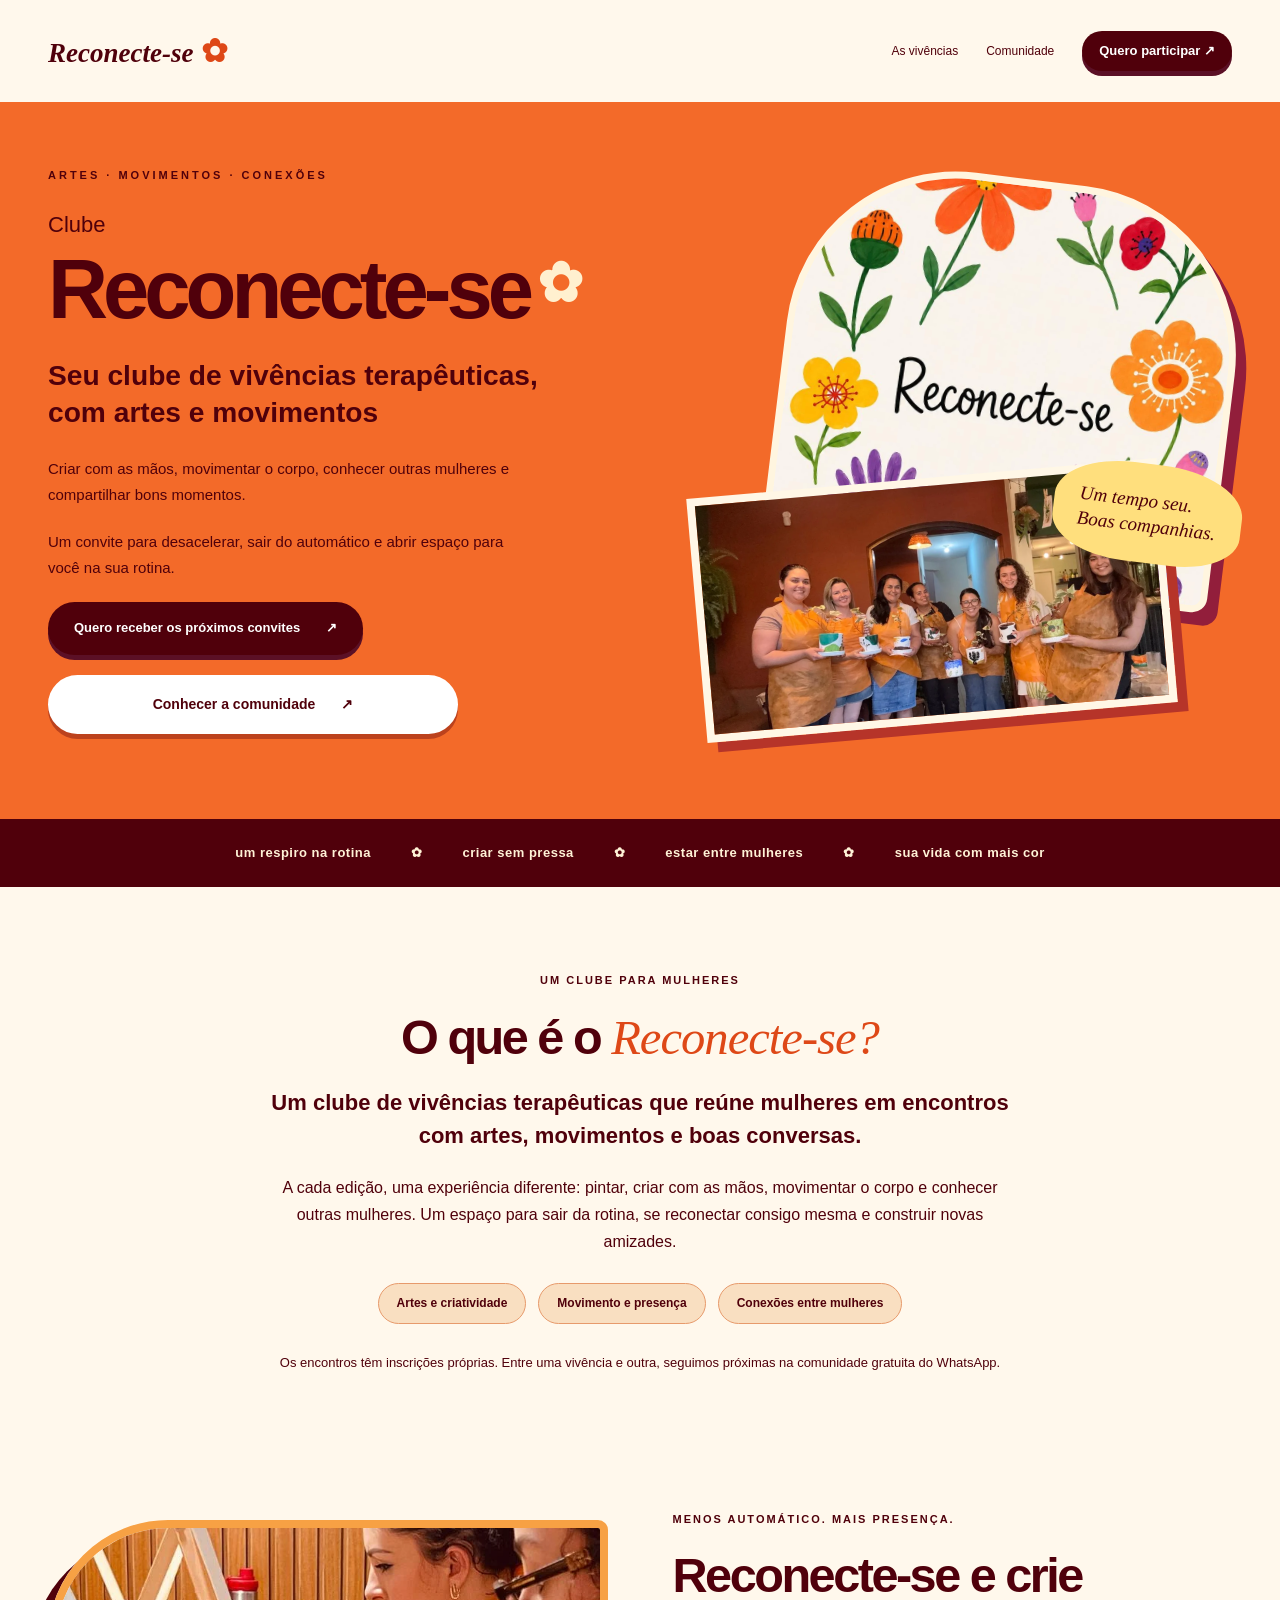
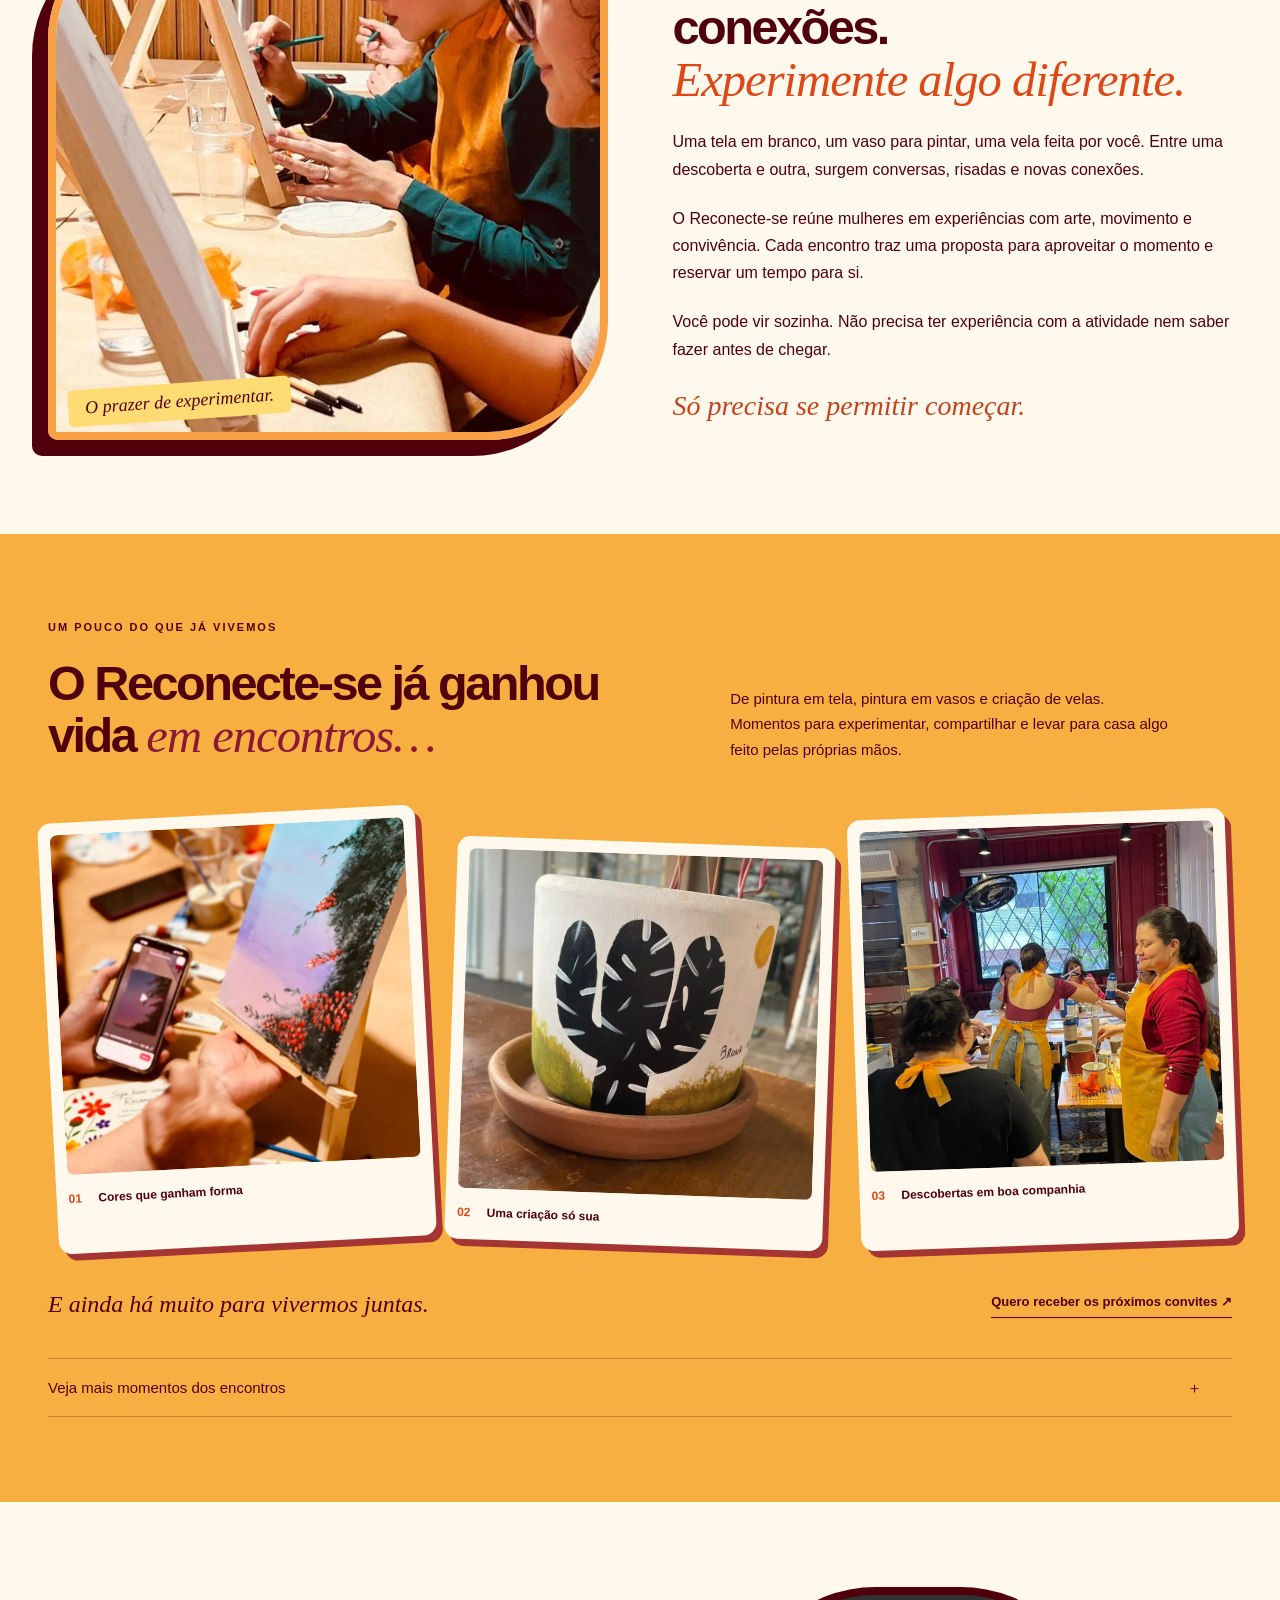
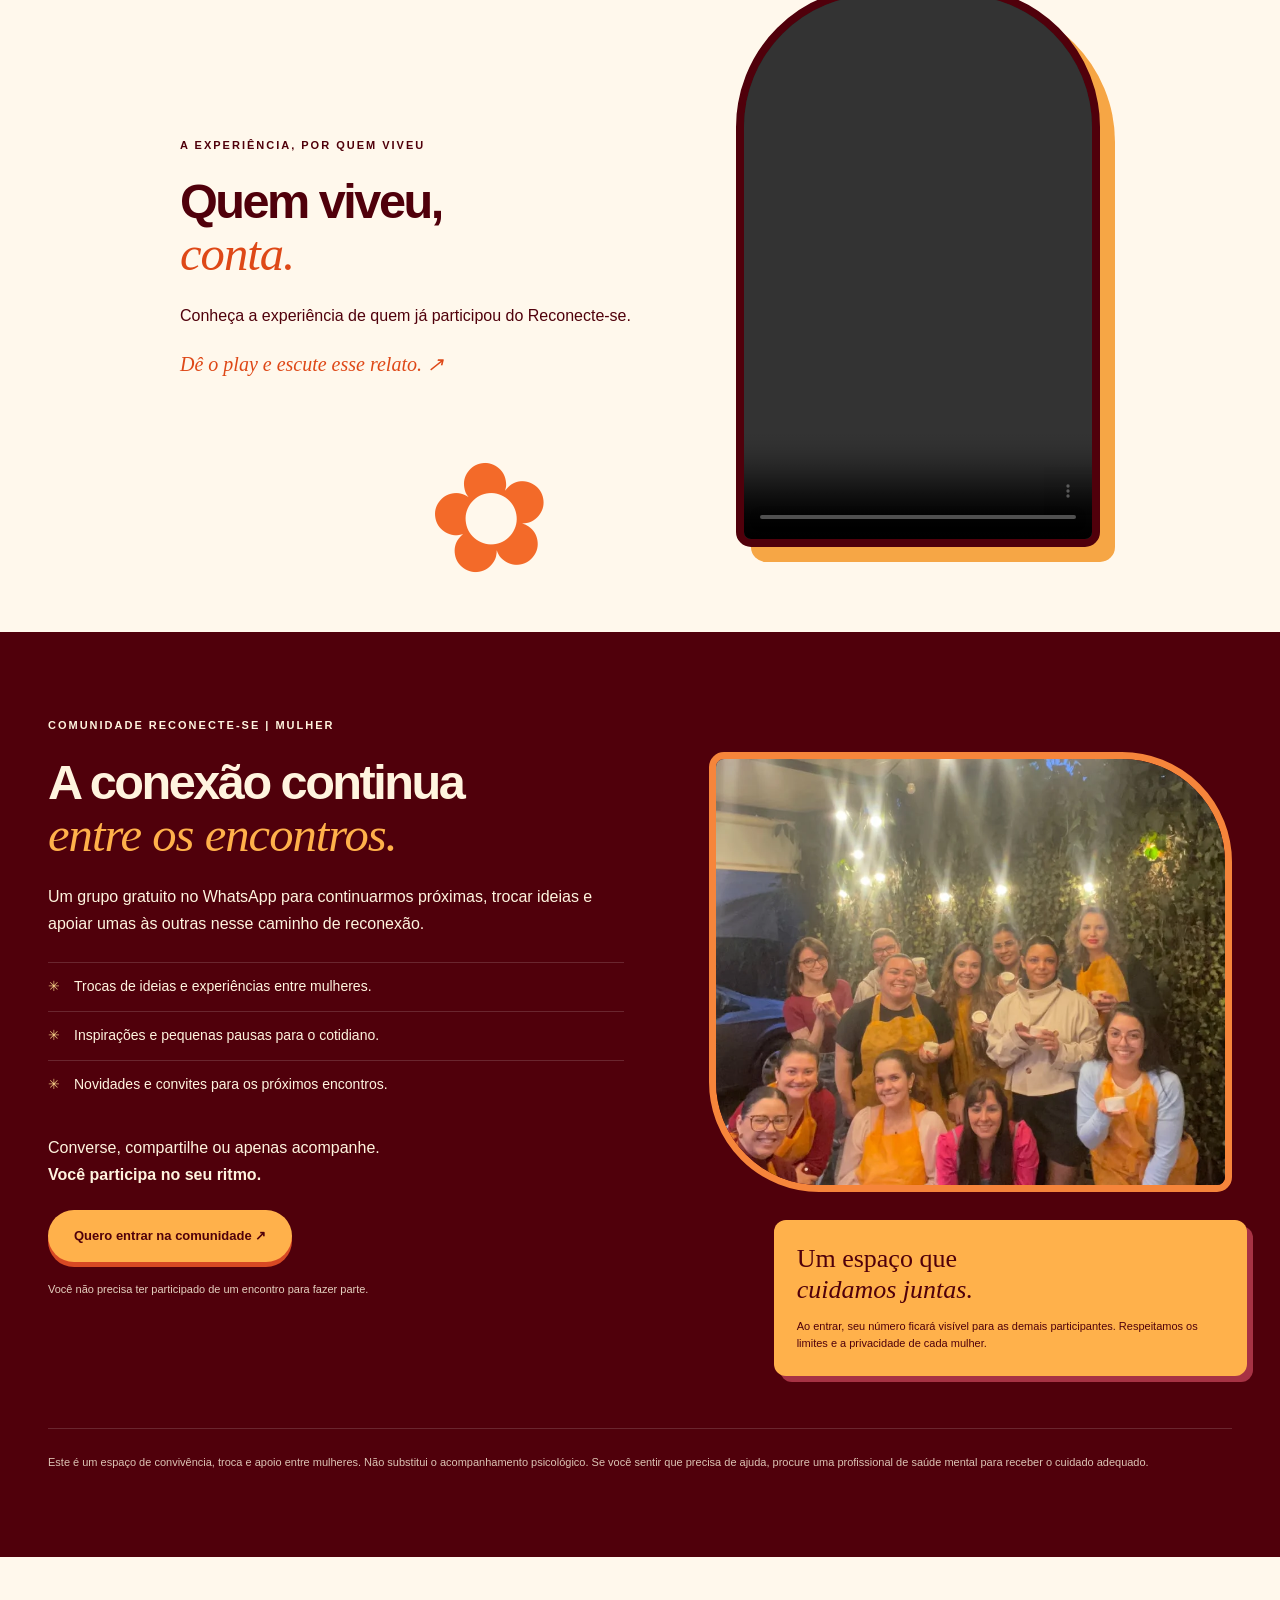
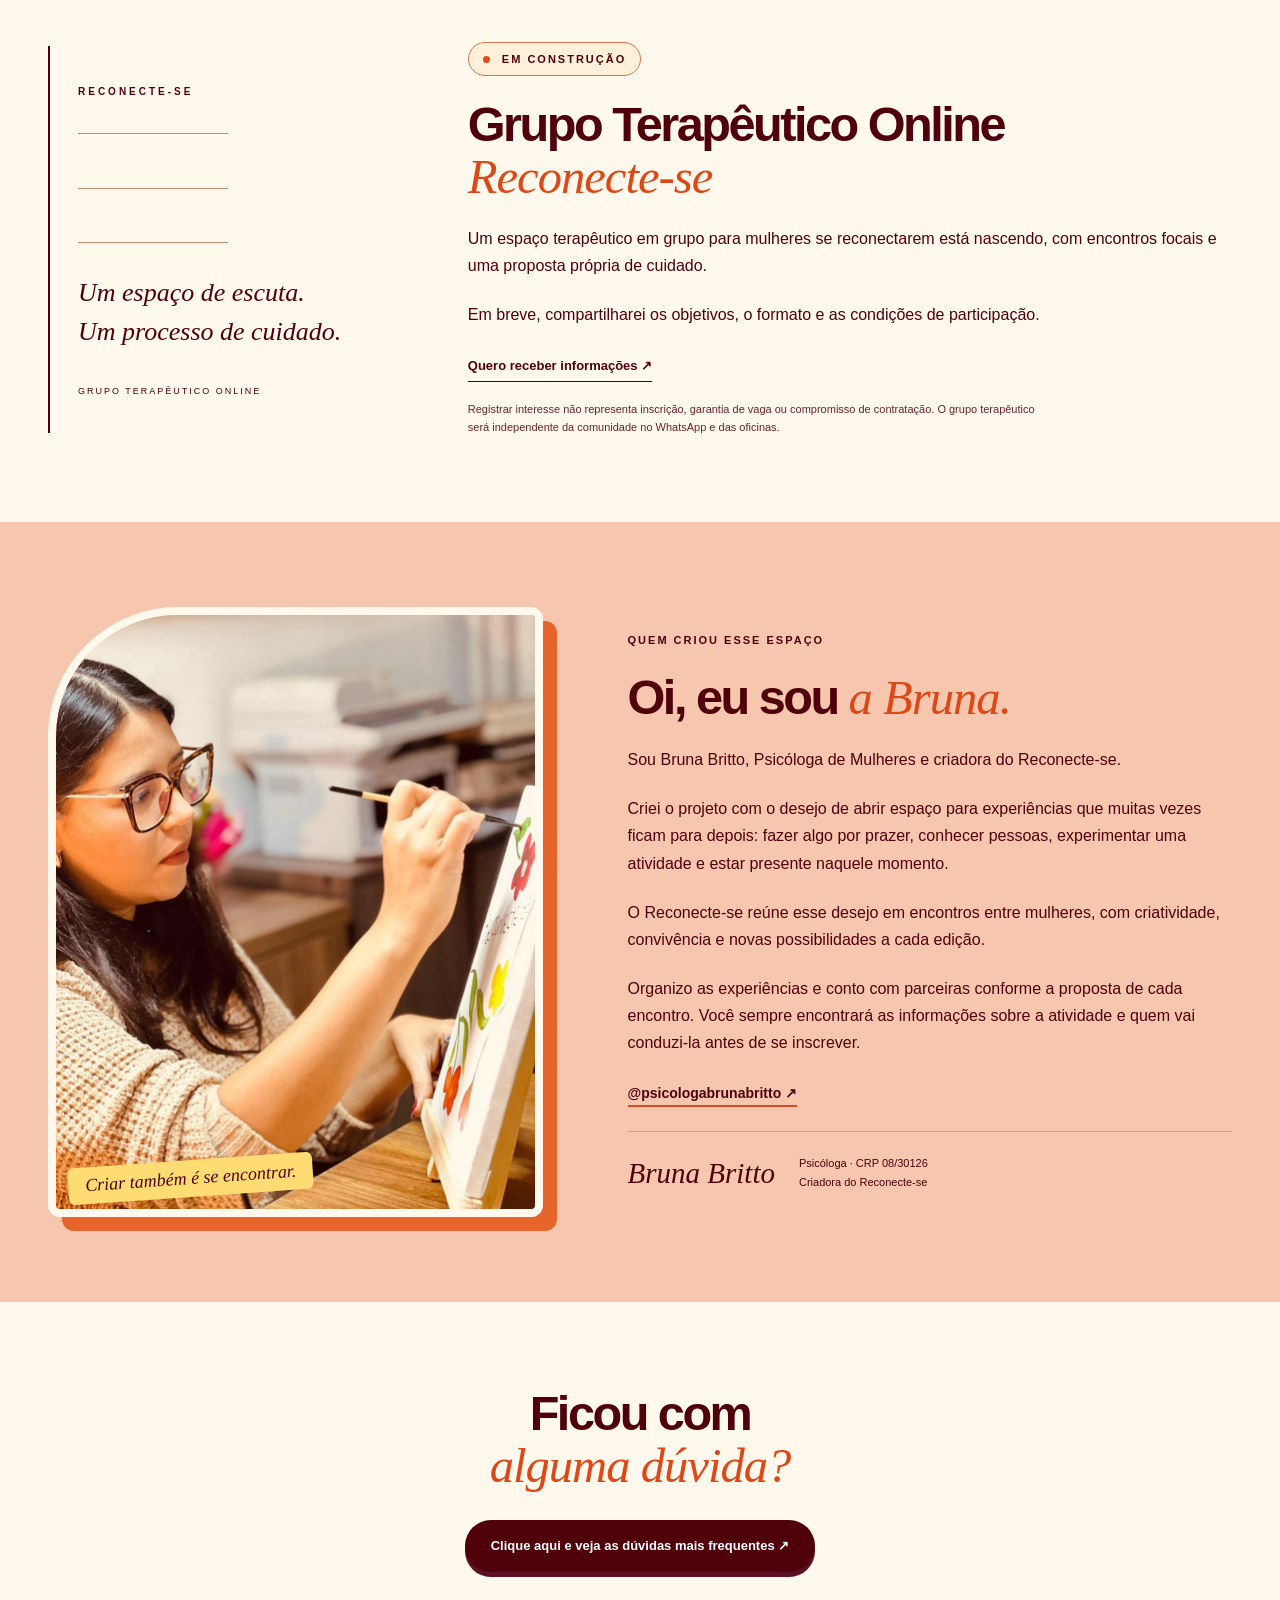
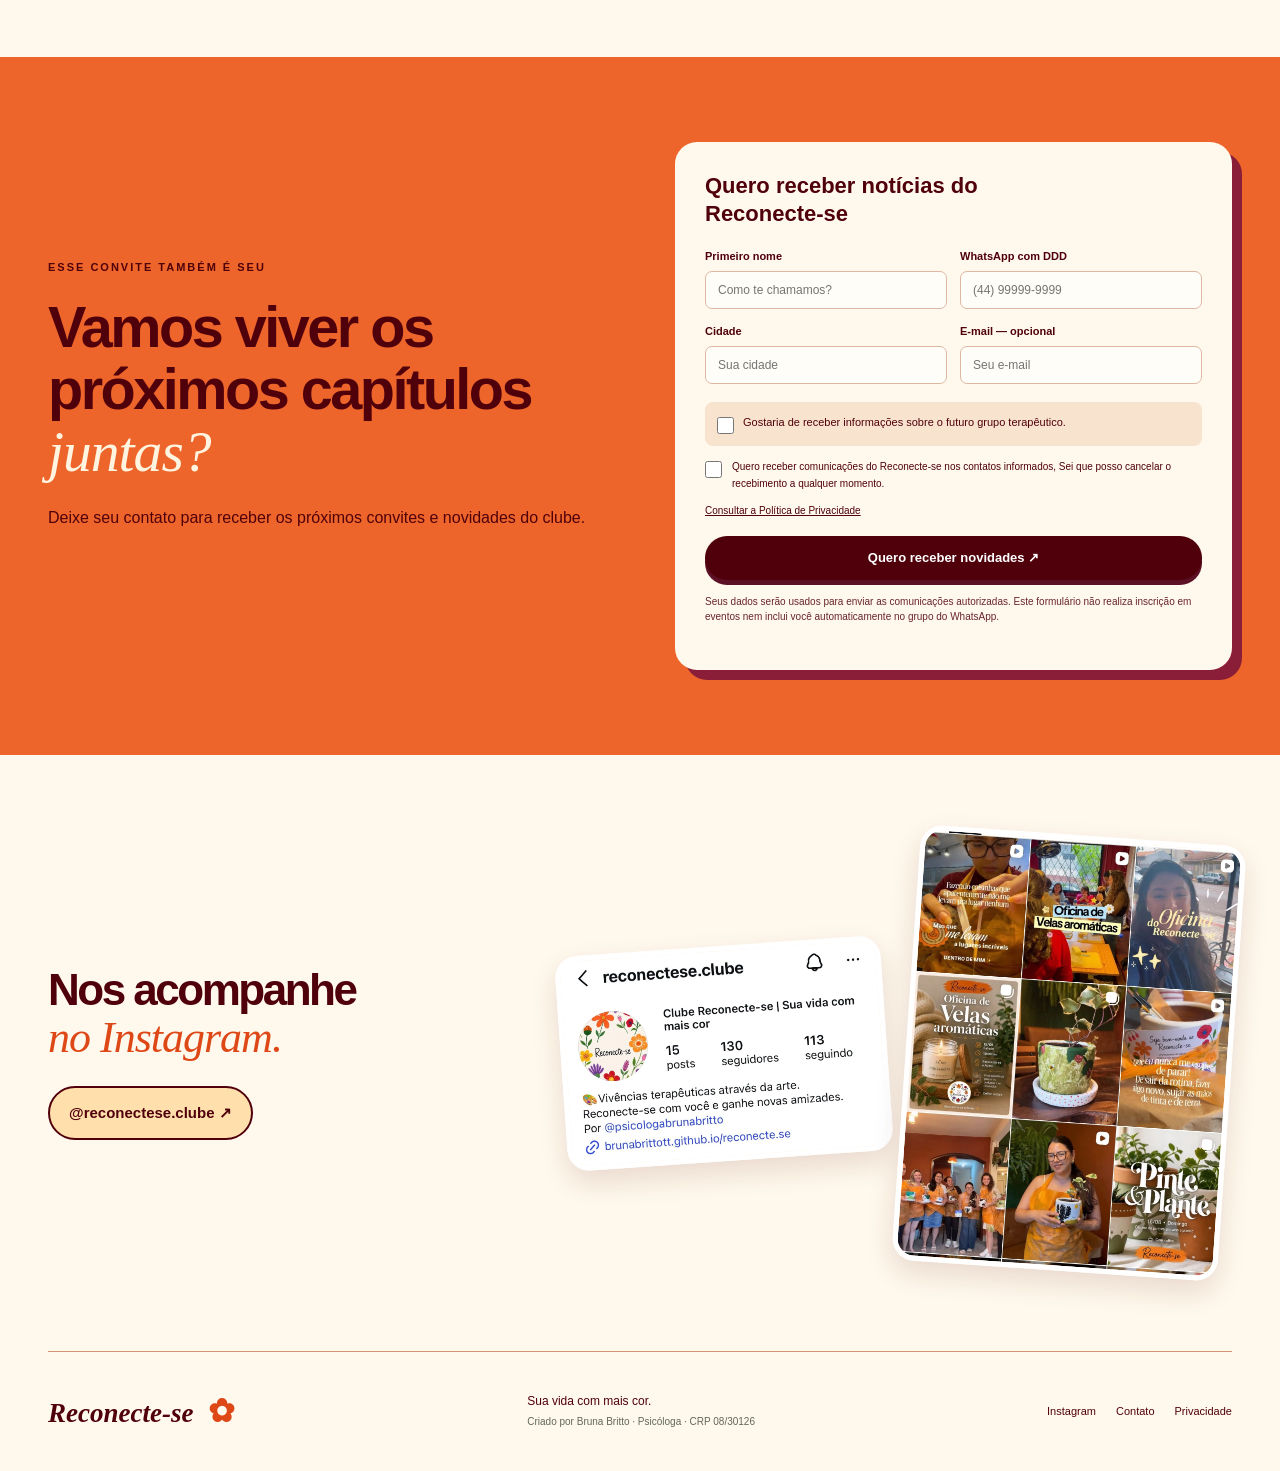
<file: index.html>
<!doctype html>
<html lang="pt-BR">
<head>
<meta charset="utf-8"><meta name="viewport" content="width=device-width,initial-scale=1">
<title>Clube Reconecte-se | Artes, movimentos e conexões entre mulheres</title>
<meta name="description" content="Seu clube de vivências terapêuticas, com artes e movimentos. Conheça os encontros e a Comunidade Reconecte-se para mulheres.">
<meta name="theme-color" content="#f7f3e9">
<link rel="stylesheet" href="style.css"><link rel="stylesheet" href="color.css">
<script src="config.js" defer></script><script src="script.js" defer></script>
</head>
<body><div id="reconecte-page">
<a class="skip" href="#conteudo">Pular para o conteúdo</a>
<header class="header wrap"><a class="wordmark" href="#inicio" aria-label="Reconecte-se, início">Reconecte-se<span class="flower" aria-hidden="true">✿</span></a><nav aria-label="Navegação principal"><a href="#vivencias">As vivências</a><a href="#comunidade">Comunidade</a><a class="button small" href="#novidades">Quero participar ↗</a></nav></header>
<main id="conteudo">
<section class="hero wrap" id="inicio"><div class="hero-copy"><p class="eyebrow">ARTES · MOVIMENTOS · CONEXÕES</p><h1><span class="club-label">Clube</span>Reconecte-se<span class="title-flower" aria-hidden="true">✿</span></h1><p class="descriptor">Seu clube de vivências terapêuticas,<br>com artes e movimentos</p><p>Criar com as mãos, movimentar o corpo, conhecer outras mulheres e compartilhar bons momentos.</p><p>Um convite para desacelerar, sair do automático e abrir espaço para você na sua rotina.</p><a class="button" href="#novidades">Quero receber os próximos convites <span>↗</span></a><a class="button community-hero-button" href="#comunidade">Conhecer a comunidade <span>↗</span></a></div><div class="hero-visual"><div class="hero-logo"><img src="assets/logo.webp" alt="Logo Reconecte-se com flores coloridas" width="960" height="1280"></div><img class="hero-photo" src="assets/hero.webp" alt="Mulheres reunidas com os vasos que pintaram no Reconecte-se" width="1280" height="960" fetchpriority="high"><span class="photo-note">Um tempo seu.<br>Boas companhias.</span></div></section>
<div class="ribbon" aria-hidden="true"><span>um respiro na rotina</span>✿<span>criar sem pressa</span>✿<span>estar entre mulheres</span>✿<span>sua vida com mais cor</span></div>
<section class="what-is wrap section" id="o-clube"><p class="eyebrow">UM CLUBE PARA MULHERES</p><h2>O que é o <em>Reconecte-se?</em></h2><p class="what-lead">Um clube de vivências terapêuticas que reúne mulheres em encontros com artes, movimentos e boas conversas.</p><p>A cada edição, uma experiência diferente: pintar, criar com as mãos, movimentar o corpo e conhecer outras mulheres. Um espaço para sair da rotina, se reconectar consigo mesma e construir novas amizades.</p><div class="what-pillars"><span>Artes e criatividade</span><span>Movimento e presença</span><span>Conexões entre mulheres</span></div><p class="what-note">Os encontros têm inscrições próprias. Entre uma vivência e outra, seguimos próximas na comunidade gratuita do WhatsApp.</p></section><section class="intro wrap section" id="vivencias"><div class="intro-image"><img src="assets/pintura.webp" alt="Participantes concentradas pintando suas telas" loading="lazy"><span class="image-label">O prazer de experimentar.</span></div><div><p class="eyebrow">MENOS AUTOMÁTICO. MAIS PRESENÇA.</p><h2>Reconecte-se e crie conexões.<br><em>Experimente algo diferente.</em></h2><p>Uma tela em branco, um vaso para pintar, uma vela feita por você. Entre uma descoberta e outra, surgem conversas, risadas e novas conexões.</p><p>O Reconecte-se reúne mulheres em experiências com arte, movimento e convivência. Cada encontro traz uma proposta para aproveitar o momento e reservar um tempo para si.</p><p>Você pode vir sozinha. Não precisa ter experiência com a atividade nem saber fazer antes de chegar.</p><p class="handwritten">Só precisa se permitir começar.</p></div></section>
<section class="memories section"><div class="wrap"><div class="section-top"><div><p class="eyebrow">UM POUCO DO QUE JÁ VIVEMOS</p><h2>O Reconecte-se já ganhou<br>vida <em>em encontros…</em></h2></div><p>De pintura em tela, pintura em vasos e criação de velas. Momentos para experimentar, compartilhar e levar para casa algo feito pelas próprias mãos.</p></div><div class="gallery"><figure><img src="assets/tela.webp" alt="Pintura de uma paisagem em tela durante a oficina" loading="lazy"><figcaption><span>01</span> Cores que ganham forma</figcaption></figure><figure><img src="assets/vasos.webp" alt="Vaso pintado à mão com uma costela-de-adão" loading="lazy"><figcaption><span>02</span> Uma criação só sua</figcaption></figure><figure><img src="assets/velas.webp" alt="Mulheres reunidas na oficina de criação de velas" loading="lazy"><figcaption><span>03</span> Descobertas em boa companhia</figcaption></figure></div><div class="gallery-foot"><p>E ainda há muito para vivermos juntas.</p><a class="text-link" href="#novidades">Quero receber os próximos convites ↗</a></div><details class="more-videos"><summary>Veja mais momentos dos encontros <span>＋</span></summary><div class="video-grid"><video controls playsinline preload="none" poster="assets/criacao.webp" aria-label="Registro do encontro 1"><source src="assets/encontro-1.mp4" type="video/mp4"></video><video controls playsinline preload="none" poster="assets/pintura.webp" aria-label="Registro do encontro 2"><source src="assets/encontro-2.mp4" type="video/mp4"></video><video controls playsinline preload="none" poster="assets/materiais.webp" aria-label="Registro do encontro 3"><source src="assets/encontro-3.mp4" type="video/mp4"></video><video controls playsinline preload="none" poster="assets/participante.webp" aria-label="Registro do encontro 4"><source src="assets/encontro-4.mp4" type="video/mp4"></video><video controls playsinline preload="none" poster="assets/grupo-velas.webp" aria-label="Registro do encontro 5"><source src="assets/encontro-5.mp4" type="video/mp4"></video></div></details></div></section>
<section class="testimonial wrap section"><div><p class="eyebrow">A EXPERIÊNCIA, POR QUEM VIVEU</p><h2>Quem viveu,<br><em>conta.</em></h2><p>Conheça a experiência de quem já participou do Reconecte-se.</p><p class="video-hint">Dê o play e escute esse relato. ↗</p></div><video controls playsinline preload="metadata" aria-label="Depoimento de participante do Reconecte-se"><source src="assets/depoimento.mp4" type="video/mp4">Seu navegador não suporta vídeo.</video></section>
<section class="community section" id="comunidade"><div class="wrap community-grid"><div><p class="eyebrow">COMUNIDADE RECONECTE-SE | MULHER</p><h2>A conexão continua<br><em>entre os encontros.</em></h2><p>Um grupo gratuito no WhatsApp para continuarmos próximas, trocar ideias e apoiar umas às outras nesse caminho de reconexão.</p><ul class="community-list"><li>Trocas de ideias e experiências entre mulheres.</li><li>Inspirações e pequenas pausas para o cotidiano.</li><li>Novidades e convites para os próximos encontros.</li></ul><p>Converse, compartilhe ou apenas acompanhe.<br><strong>Você participa no seu ritmo.</strong></p><a class="button light community-link" href="#community-help">Quero entrar na comunidade ↗</a><p class="micro">Você não precisa ter participado de um encontro para fazer parte.</p></div><div class="community-aside"><img src="assets/grupo-velas.webp" alt="Participantes juntas mostrando suas criações na oficina de velas" loading="lazy"><div class="community-note"><p>Um espaço que<br><em>cuidamos juntas.</em></p><small>Ao entrar, seu número ficará visível para as demais participantes. Respeitamos os limites e a privacidade de cada mulher.</small></div></div><p class="community-disclaimer">Este é um espaço de convivência, troca e apoio entre mulheres. Não substitui o acompanhamento psicológico. Se você sentir que precisa de ajuda, procure uma profissional de saúde mental para receber o cuidado adequado.</p></div></section>
<section class="therapy wrap section"><div class="therapy-editorial" aria-hidden="true"><span>RECONECTE-SE</span><div class="therapy-lines"></div><p>Um espaço de escuta.<br>Um processo de cuidado.</p><small>GRUPO TERAPÊUTICO ONLINE</small></div><div><p class="eyebrow"><span class="status-dot"></span> EM CONSTRUÇÃO</p><h2>Grupo Terapêutico Online<br><em>Reconecte-se</em></h2><p>Um espaço terapêutico em grupo para mulheres se reconectarem está nascendo, com encontros focais e uma proposta própria de cuidado.</p><p>Em breve, compartilharei os objetivos, o formato e as condições de participação.</p><a class="text-link" href="#novidades" id="therapy-interest">Quero receber informações ↗</a><p class="micro">Registrar interesse não representa inscrição, garantia de vaga ou compromisso de contratação. O grupo terapêutico será independente da comunidade no WhatsApp e das oficinas.</p></div></section>
<section class="about section" id="bruna"><div class="wrap about-grid"><div class="about-photo"><img src="assets/bruna.webp" alt="Bruna Britto pintando as flores da identidade do Reconecte-se" loading="lazy"><span class="image-label">Criar também é se encontrar.</span></div><div><p class="eyebrow">QUEM CRIOU ESSE ESPAÇO</p><h2>Oi, eu sou <em>a Bruna.</em></h2><p>Sou Bruna Britto, Psicóloga de Mulheres e criadora do Reconecte-se.</p><p>Criei o projeto com o desejo de abrir espaço para experiências que muitas vezes ficam para depois: fazer algo por prazer, conhecer pessoas, experimentar uma atividade e estar presente naquele momento.</p><p>O Reconecte-se reúne esse desejo em encontros entre mulheres, com criatividade, convivência e novas possibilidades a cada edição.</p><p>Organizo as experiências e conto com parceiras conforme a proposta de cada encontro. Você sempre encontrará as informações sobre a atividade e quem vai conduzi-la antes de se inscrever.</p><a class="bruna-instagram" href="https://www.instagram.com/psicologabrunabritto/" target="_blank" rel="noopener noreferrer">@psicologabrunabritto ↗</a><div class="signature"><strong>Bruna Britto</strong><span>Psicóloga · CRP 08/30126<br>Criadora do Reconecte-se</span></div></div></div></section>
<section class="faq-callout wrap section" id="duvidas"><h2>Ficou com<br><em>alguma dúvida?</em></h2><a class="button" href="duvidas.html">Clique aqui e veja as dúvidas mais frequentes ↗</a></section>
<section class="signup section" id="novidades"><div class="wrap signup-grid"><div class="signup-intro"><p class="eyebrow">ESSE CONVITE TAMBÉM É SEU</p><h2>Vamos viver os<br>próximos capítulos<br><em>juntas?</em></h2><p>Deixe seu contato para receber os próximos convites e novidades do clube.</p><img src="assets/logo.webp" alt="Reconecte-se, sua vida com mais cor" loading="lazy"></div><div class="form-card"><form id="interest-form"><h3>Quero receber notícias do Reconecte-se</h3><div class="form-fields"><div><label for="name">Primeiro nome</label><input id="name" name="name" autocomplete="given-name" maxlength="100" required placeholder="Como te chamamos?"></div><div><label for="phone">WhatsApp com DDD</label><input id="phone" name="phone" type="tel" autocomplete="tel" inputmode="tel" maxlength="22" required placeholder="(44) 99999-9999"></div><div><label for="city">Cidade</label><input id="city" name="city" autocomplete="address-level2" maxlength="100" required placeholder="Sua cidade"></div><div><label for="email">E-mail — opcional</label><input id="email" name="email" type="email" autocomplete="email" maxlength="200" placeholder="Seu e-mail"></div></div><label class="therapy-opt"><input id="therapy-check" type="checkbox" name="therapyInterest"> <span>Gostaria de receber informações sobre o futuro grupo terapêutico.</span></label><label class="consent"><input type="checkbox" name="consent" required> <span>Quero receber comunicações do Reconecte-se nos contatos informados, Sei que posso cancelar o recebimento a qualquer momento.</span></label><a href="#privacy" class="privacy-link">Consultar a Política de Privacidade</a><div class="honeypot" aria-hidden="true"><label>Deixe vazio<input name="website" tabindex="-1" autocomplete="off"></label></div><button type="submit" class="button">Quero receber novidades ↗</button><p class="micro">Seus dados serão usados para enviar as comunicações autorizadas. Este formulário não realiza inscrição em eventos nem inclui você automaticamente no grupo do WhatsApp.</p><p id="form-message" role="status" aria-live="polite"></p></form><div id="form-success" hidden tabindex="-1"><span class="success-flower" aria-hidden="true">✿</span><h3>Pronto, recebemos seu interesse! 💛</h3><p>Você receberá os próximos convites e novidades do Reconecte-se. Se marcou interesse no grupo terapêutico, também receberá informações quando a proposta estiver pronta.</p><p>Se quiser se aproximar desde já, conheça a Comunidade Reconecte-se | Mulher.</p><a class="button community-link" href="#community-help">Conhecer a comunidade ↗</a></div></div></div></section>
<section class="instagram wrap"><div class="instagram-heading"><h2>Nos acompanhe<br><em>no Instagram.</em></h2><a class="instagram-handle" href="https://www.instagram.com/reconectese.clube/" target="_blank" rel="noopener noreferrer">@reconectese.clube ↗</a></div><div class="instagram-showcase"><a class="instagram-image instagram-profile" href="https://www.instagram.com/reconectese.clube/" target="_blank" rel="noopener noreferrer" aria-label="Visitar o perfil @reconectese.clube no Instagram"><img src="assets/instagram-perfil.webp" alt="Perfil do Clube Reconecte-se no Instagram" loading="lazy"></a><a class="instagram-image instagram-posts" href="https://www.instagram.com/reconectese.clube/" target="_blank" rel="noopener noreferrer" aria-label="Conhecer os registros do Reconecte-se no Instagram"><img src="assets/instagram-posts.webp" alt="Registros das vivências e oficinas no Instagram do Reconecte-se" loading="lazy"></a></div></section>
</main><footer class="wrap footer"><a class="wordmark" href="#inicio">Reconecte-se <span class="flower" aria-hidden="true">✿</span></a><p>Sua vida com mais cor.<br><small>Criado por Bruna Britto · Psicóloga · CRP 08/30126</small></p><div><a href="https://www.instagram.com/reconectese.clube/" target="_blank" rel="noopener noreferrer">Instagram</a><a class="contact-link" href="https://www.instagram.com/reconectese.clube/">Contato</a><a href="#privacy" class="privacy-link">Privacidade</a></div></footer>
<dialog id="info-dialog"><button type="button" class="close-dialog" aria-label="Fechar">×</button><h2 id="dialog-title"></h2><p id="dialog-copy"></p><button class="button close-dialog" type="button">Entendi</button></dialog>
</div></body></html>
</file>
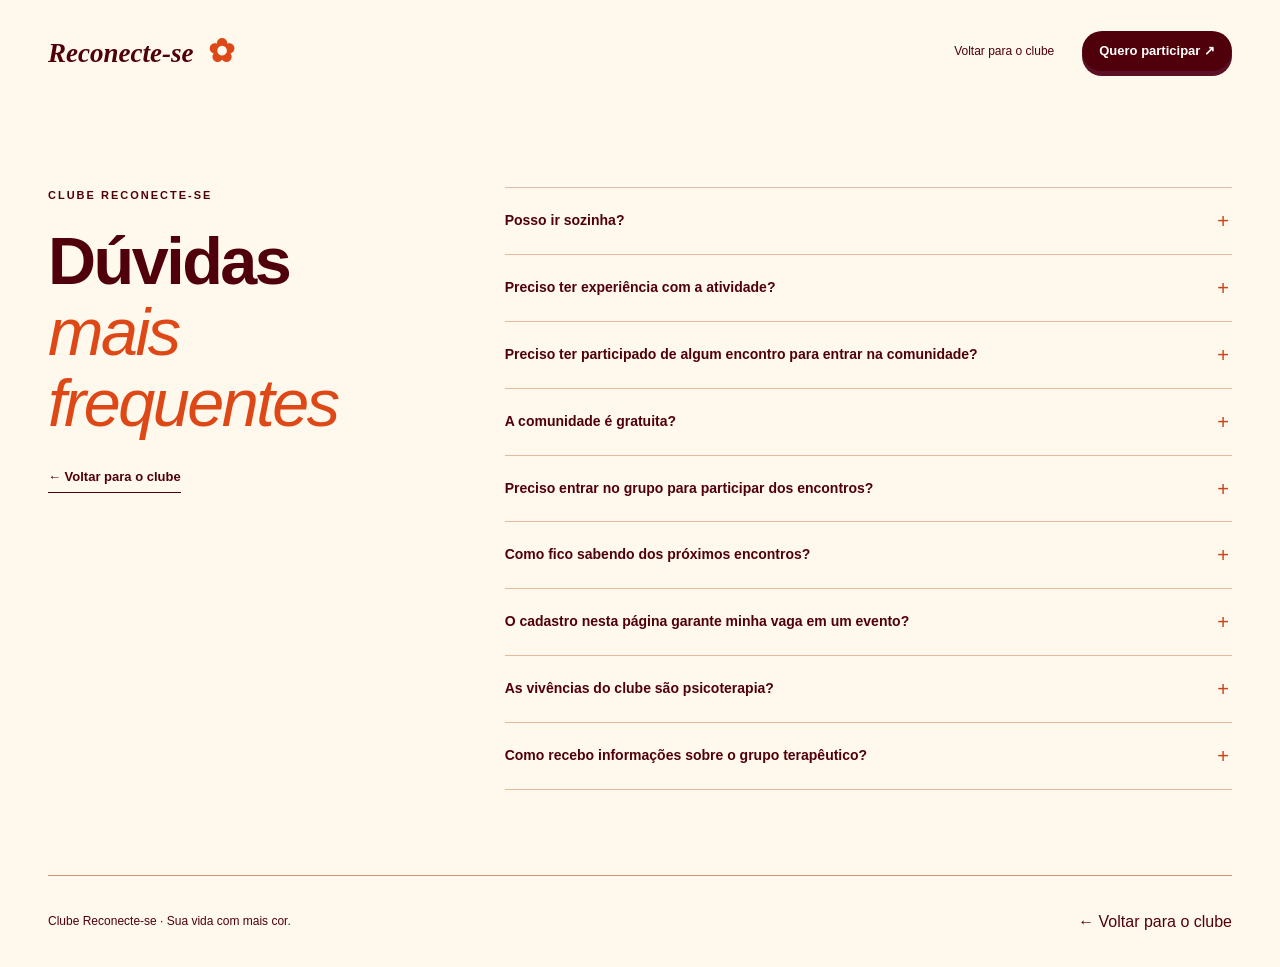
<file: duvidas.html>
<!doctype html>
<html lang="pt-BR">
<head>
<meta charset="utf-8"><meta name="viewport" content="width=device-width,initial-scale=1">
<title>Dúvidas frequentes | Clube Reconecte-se</title>
<meta name="description" content="Seu clube de vivências terapêuticas, com artes e movimentos. Conheça os encontros e a Comunidade Reconecte-se para mulheres.">
<meta name="theme-color" content="#f7f3e9">
<link rel="stylesheet" href="style.css"><link rel="stylesheet" href="color.css">

</head>
<body><div id="reconecte-page"><header class="header wrap"><a class="wordmark" href="index.html">Reconecte-se <span class="flower" aria-hidden="true">✿</span></a><nav aria-label="Navegação principal"><a href="index.html">Voltar para o clube</a><a class="button small" href="index.html#novidades">Quero participar ↗</a></nav></header><main><section class="faq wrap section" id="duvidas"><div><p class="eyebrow">CLUBE RECONECTE-SE</p><h1>Dúvidas<br><em>mais frequentes</em></h1><a class="text-link" href="index.html">← Voltar para o clube</a></div><div class="faq-list">
<details><summary>Posso ir sozinha?</summary><p>Sim! Você pode chegar sem conhecer ninguém. Os encontros também são uma oportunidade para conhecer outras mulheres.</p></details>
<details><summary>Preciso ter experiência com a atividade?</summary><p>Não precisa ter experiência para começar. Se alguma proposta tiver um requisito específico, ele será informado antes da inscrição.</p></details>
<details><summary>Preciso ter participado de algum encontro para entrar na comunidade?</summary><p>Não. A comunidade também está aberta para quem está conhecendo o Reconecte-se agora.</p></details>
<details><summary>A comunidade é gratuita?</summary><p>Sim. O grupo no WhatsApp é gratuito. Cada oficina ou encontro tem suas próprias condições de participação.</p></details>
<details><summary>Preciso entrar no grupo para participar dos encontros?</summary><p>Não. Você pode participar dos encontros sem fazer parte da comunidade.</p></details>
<details><summary>Como fico sabendo dos próximos encontros?</summary><p>Cadastre seu contato na página do clube ou acompanhe a comunidade e o Instagram <a href="https://www.instagram.com/reconectese.clube/" target="_blank" rel="noopener noreferrer">@reconectese.clube</a>. As informações de cada edição serão divulgadas quando estiverem disponíveis.</p></details>
<details><summary>O cadastro nesta página garante minha vaga em um evento?</summary><p>Não. Ele serve para receber informações. Cada encontro terá sua própria inscrição, com data, local, valor e condições de participação.</p></details>
<details><summary>As vivências do clube são psicoterapia?</summary><p>As vivências com artes e movimentos oferecem experiências de expressão, convivência e cuidado. Elas não substituem acompanhamento psicológico. O Grupo Terapêutico Reconecte-se terá uma proposta própria de acompanhamento e está em construção.</p></details>
<details><summary>Como recebo informações sobre o grupo terapêutico?</summary><p>Marque seu interesse no formulário da página do clube. Quando a proposta estiver definida, você poderá conhecer os detalhes e decidir se deseja seguir para o processo de ingresso.</p></details>
</div></section></main><footer class="wrap footer"><p>Clube Reconecte-se · Sua vida com mais cor.</p><a href="index.html">← Voltar para o clube</a></footer></div></body></html>
</file>
<file: style.css>
/* Estilos isolados para facilitar a integração em uma página do site. */
html{scroll-behavior:smooth;scroll-padding-top:28px}body{margin:0}#reconecte-page{--paper:#f7f3e9;--ink:#292c25;--green:#344c35;--orange:#bf4a26;--line:#d7d6c8;background:var(--paper);color:var(--ink);font:16px/1.7 'Trebuchet MS',Arial,sans-serif;overflow:hidden}#reconecte-page *{box-sizing:border-box}#reconecte-page a{color:inherit;text-decoration:none}#reconecte-page img{display:block;width:100%;height:auto}#reconecte-page .wrap{width:min(1200px,calc(100% - 96px));margin-inline:auto}#reconecte-page .section{padding-block:100px}#reconecte-page h1,#reconecte-page h2,#reconecte-page h3,#reconecte-page p{margin:0 0 22px}#reconecte-page h1,#reconecte-page h2{font-family:Georgia,'Times New Roman',serif;font-weight:400;line-height:1.1;letter-spacing:-2px}#reconecte-page h1{font-size:clamp(48px,5.2vw,74px)}#reconecte-page h2{font-size:clamp(34px,3.8vw,52px)}#reconecte-page em{font-weight:400;color:var(--orange)}#reconecte-page .eyebrow{font-size:11px;font-weight:bold;letter-spacing:2px;line-height:1.5;margin-bottom:22px}#reconecte-page .button{display:inline-flex;justify-content:center;align-items:center;gap:26px;padding:16px 24px;background:var(--green);color:white;border:1px solid var(--green);border-radius:4px;font:700 13px/1.4 'Trebuchet MS',Arial,sans-serif;cursor:pointer;transition:background .2s,transform .2s;text-align:center}#reconecte-page .button:hover{background:#233d26;transform:translateY(-2px)}#reconecte-page .button:disabled{opacity:.6;cursor:wait;transform:none}#reconecte-page .button.small{padding:11px 17px}#reconecte-page .text-link{display:inline-block;border-bottom:1px solid currentColor;font-size:13px;font-weight:bold;padding-bottom:4px}#reconecte-page a:focus-visible,#reconecte-page button:focus-visible,#reconecte-page summary:focus-visible{outline:3px solid #b65a28;outline-offset:5px}#reconecte-page .header{display:flex;align-items:center;justify-content:space-between;padding-block:23px;border-bottom:1px solid var(--line)}#reconecte-page .wordmark{font-family:Georgia,serif;font-size:27px;font-style:italic;white-space:nowrap}#reconecte-page .flower{color:var(--orange);font-style:normal;font-size:32px;padding-left:8px}#reconecte-page nav{display:flex;gap:28px;align-items:center;font-size:12px}#reconecte-page .hero{display:grid;grid-template-columns:1fr 1fr;gap:48px;align-items:center;padding-block:62px 80px}#reconecte-page .club{font-size:16px;font-weight:bold;margin-bottom:4px}#reconecte-page .descriptor{font-size:16px;line-height:1.5;margin-bottom:28px;color:#59614e}#reconecte-page .hero-copy>p:not(.eyebrow):not(.club):not(.descriptor){max-width:470px;font-size:15px}#reconecte-page .hero .text-link{display:block;width:fit-content;margin-top:20px}#reconecte-page .hero-visual{position:relative;min-height:610px;padding:0 0 30px 35px}#reconecte-page .hero-logo{position:absolute;inset:0 35px 115px 15px;border-radius:47% 47% 3px 3px;overflow:hidden;border:1px solid #ddd6c7;background:#f8f4eb;transform:rotate(4deg)}#reconecte-page .hero-logo img{height:100%;object-fit:cover;object-position:center}#reconecte-page .hero-photo{position:absolute;bottom:0;left:0;width:90%;height:265px;object-fit:cover;border:9px solid #fffdf6;box-shadow:0 15px 45px #272c251b;transform:rotate(-5deg)}#reconecte-page .photo-note{position:absolute;right:0;bottom:180px;background:#ecd074;padding:15px 20px;font:italic 20px/1.3 Georgia,serif;transform:rotate(7deg);box-shadow:0 8px 20px #0001}#reconecte-page .ribbon{background:#e8eadb;padding:19px 20px;display:flex;justify-content:center;gap:45px;color:#506146;font-size:13px;letter-spacing:.5px}#reconecte-page .intro{display:grid;grid-template-columns:1fr 1fr;gap:85px;align-items:center}#reconecte-page .intro-image{position:relative}#reconecte-page .intro-image img{height:570px;object-fit:cover;border-radius:180px 180px 4px 4px}#reconecte-page .image-label{position:absolute;bottom:20px;left:20px;background:var(--paper);padding:8px 17px;font:italic 18px Georgia,serif;transform:rotate(-4deg)}#reconecte-page .handwritten{font:italic 25px/1.5 Georgia,serif;color:var(--orange)}#reconecte-page .memories{background:#eee9de}#reconecte-page .section-top{display:grid;grid-template-columns:1.2fr 1fr;gap:80px;align-items:end;margin-bottom:30px}#reconecte-page .section-top>p{max-width:440px;font-size:15px}#reconecte-page .gallery{display:grid;grid-template-columns:repeat(3,1fr);gap:24px}#reconecte-page figure{margin:0}#reconecte-page .gallery img{height:400px;object-fit:cover;border-radius:3px}#reconecte-page .gallery figure:nth-child(2){padding-top:40px}#reconecte-page figcaption{font-size:12px;padding-top:14px}#reconecte-page figcaption span{color:var(--orange);margin-right:13px}#reconecte-page .gallery-foot{display:flex;justify-content:space-between;align-items:center;gap:20px;margin-top:35px}#reconecte-page .gallery-foot p{margin:0;font:italic 24px Georgia,serif}#reconecte-page .more-videos{margin-top:40px;border-block:1px solid #cdc9bc;padding:16px 0}#reconecte-page summary{cursor:pointer;list-style:none;font-size:15px;position:relative;padding-right:30px}#reconecte-page summary::-webkit-details-marker{display:none}#reconecte-page .more-videos summary{display:flex;justify-content:space-between}#reconecte-page .video-grid{display:grid;grid-template-columns:repeat(5,1fr);gap:14px;margin-top:25px}#reconecte-page video{width:100%;display:block;border-radius:5px;background:#20251f;object-fit:contain}#reconecte-page .video-grid video{aspect-ratio:9/16;object-fit:cover}#reconecte-page .testimonial{display:grid;grid-template-columns:1fr .8fr;gap:100px;align-items:center;max-width:920px}#reconecte-page .testimonial video{max-height:560px;aspect-ratio:9/16;box-shadow:15px 15px 0 #e8dbc2}#reconecte-page .video-hint{font:italic 20px Georgia,serif;color:var(--orange)}#reconecte-page .community{background:var(--green);color:#faf7ec}#reconecte-page .community-grid{display:grid;grid-template-columns:1.1fr 1fr;gap:40px 85px}#reconecte-page .community em{color:#f1cb85}#reconecte-page .community-list{list-style:none;padding:0;margin:25px 0}#reconecte-page .community-list li{border-top:1px solid #ffffff26;padding:12px 0;font-size:14px}#reconecte-page .community-list li:before{content:'✳';color:#f1cb85;margin-right:14px}#reconecte-page .light{background:#f4e7cb;color:var(--green);border-color:#f4e7cb}#reconecte-page .light:hover{background:#fff4df}#reconecte-page .micro{font-size:11px;line-height:1.7;margin-top:18px;margin-bottom:0;opacity:.85}#reconecte-page .community-aside{padding-top:35px}#reconecte-page .community-aside img{height:440px;object-fit:cover;object-position:50% 60%;border-radius:180px 180px 4px 4px}#reconecte-page .community-note{margin:-60px -15px 0 65px;padding:23px;background:#e8cf95;color:var(--ink);position:relative;transform:rotate(3deg)}#reconecte-page .community-note p{font:26px/1.2 Georgia,serif;margin-bottom:12px}#reconecte-page .community-note em{color:var(--orange)}#reconecte-page .community-note small{display:block;font-size:11px;line-height:1.6}#reconecte-page .community-disclaimer{grid-column:1/-1;border-top:1px solid #ffffff30;padding-top:24px;font-size:11px;opacity:.8;margin:0}#reconecte-page .therapy{display:grid;grid-template-columns:1fr 1.4fr;gap:85px;align-items:center}#reconecte-page .therapy-mark{font-size:240px;line-height:1;text-align:center;color:#b599b5;transform:rotate(12deg)}#reconecte-page .status-dot{display:inline-block;width:7px;height:7px;background:#a67a95;border-radius:50%;margin-right:7px}#reconecte-page .therapy .micro{max-width:570px}#reconecte-page .about{background:#ede8df}#reconecte-page .about-grid{display:grid;grid-template-columns:.9fr 1.1fr;gap:85px;align-items:center}#reconecte-page .about-photo{position:relative}#reconecte-page .about-photo img{height:610px;object-fit:cover;border-radius:4px 150px 4px 4px}#reconecte-page .signature{border-top:1px solid #cec8bb;padding-top:22px;display:flex;gap:24px;align-items:center}#reconecte-page .signature strong{font:italic 29px Georgia,serif}#reconecte-page .signature span{font-size:11px;line-height:1.7}#reconecte-page .faq{display:grid;grid-template-columns:.7fr 1.3fr;gap:65px}#reconecte-page .faq details{border-bottom:1px solid var(--line);padding:21px 0}#reconecte-page .faq details:first-child{border-top:1px solid var(--line)}#reconecte-page .faq summary{font-weight:bold;font-size:14px}#reconecte-page .faq summary:after{content:'+';position:absolute;right:3px;color:var(--orange);font-size:20px;font-weight:normal;top:-5px}#reconecte-page .faq details[open] summary:after{content:'−'}#reconecte-page .faq details p{font-size:14px;margin:17px 22px 0 0}#reconecte-page .faq p a{text-decoration:underline}#reconecte-page .signup{background:#e9e8d7}#reconecte-page .signup-grid{display:grid;grid-template-columns:1fr 1.1fr;gap:80px;align-items:start}#reconecte-page .signup-intro{position:sticky;top:30px}#reconecte-page .signup-intro img{width:200px;height:240px;object-fit:cover;margin:30px 0 0 25px;transform:rotate(-7deg);border:8px solid #fffcf3;box-shadow:0 5px 20px #0001}#reconecte-page .form-card{background:#fcfaf4;border:1px solid #d9d8c9;border-radius:5px;padding:38px}#reconecte-page h3{font:400 29px/1.2 Georgia,serif;margin-bottom:27px}#reconecte-page form>label{display:block;font-size:12px;font-weight:bold;margin:18px 0 7px}#reconecte-page input:not([type=checkbox]){width:100%;padding:14px;border:1px solid #c8cabb;border-radius:3px;background:#fffdf8;color:var(--ink);font:14px 'Trebuchet MS',Arial,sans-serif}#reconecte-page input:focus{outline:2px solid #5b7355;outline-offset:2px}#reconecte-page input[type=checkbox]{accent-color:var(--green);width:17px;height:17px;flex-shrink:0;margin:3px 0 0}#reconecte-page form small{font-size:10px;display:block;margin-top:5px;color:#5c6155}#reconecte-page fieldset{border:0;padding:0;margin:27px 0}#reconecte-page legend{font-size:12px;font-weight:bold;margin-bottom:12px}#reconecte-page fieldset label{display:flex;gap:10px;font-size:12px;margin:11px 0;cursor:pointer}#reconecte-page form>.consent{display:flex;align-items:flex-start;gap:10px;font-size:10px;font-weight:normal;line-height:1.7}#reconecte-page form .privacy-link{font-size:11px;text-decoration:underline;display:block;margin:15px 0 22px}#reconecte-page form .button{width:100%}#reconecte-page form .micro{font-size:10px}#reconecte-page #form-message{font-size:12px;margin:16px 0 0;color:#a4341d}#reconecte-page .honeypot{position:absolute;left:-9999px}#reconecte-page .success-flower{font-size:65px;color:var(--orange)}#reconecte-page .instagram{display:flex;align-items:center;justify-content:space-between;gap:30px;padding-block:65px}#reconecte-page .instagram h2{font-size:37px}#reconecte-page .instagram p{margin-bottom:10px;font-size:13px}#reconecte-page .instagram>a{font-size:18px;border-bottom:1px solid var(--ink);white-space:nowrap}#reconecte-page .footer{border-top:1px solid var(--line);display:flex;justify-content:space-between;align-items:center;gap:25px;padding-block:32px}#reconecte-page .footer p{font-size:12px;margin:0}#reconecte-page .footer small{font-size:10px;color:#626858}#reconecte-page .footer>div{display:flex;gap:20px;font-size:11px}#reconecte-page dialog{max-width:520px;width:calc(100% - 32px);padding:35px;border:1px solid #d5d0c2;border-radius:7px;background:var(--paper);color:var(--ink)}#reconecte-page dialog::backdrop{background:#20291f99}#reconecte-page dialog h2{font-size:32px;margin-top:16px}#reconecte-page dialog p{font-size:14px;white-space:pre-line}#reconecte-page button.close-dialog:not(.button){position:absolute;right:15px;top:10px;background:none;border:0;font-size:27px;cursor:pointer}#reconecte-page .skip{position:absolute;left:10px;top:-90px;background:white;padding:12px;z-index:10}#reconecte-page .skip:focus{top:10px}
@media(min-width:1500px){#reconecte-page .hero{padding-block:85px 100px}}@media(max-width:1000px){#reconecte-page .wrap{width:calc(100% - 48px)}#reconecte-page nav{gap:18px}#reconecte-page .hero{gap:28px}#reconecte-page .hero-visual{min-height:550px}#reconecte-page .intro,#reconecte-page .about-grid,#reconecte-page .community-grid,#reconecte-page .signup-grid{gap:40px}#reconecte-page .gallery img{height:310px}#reconecte-page .section-top{gap:35px}#reconecte-page .ribbon{gap:20px}#reconecte-page .testimonial{gap:55px}#reconecte-page .form-card{padding:27px}}
@media(max-width:700px){#reconecte-page .wrap{width:calc(100% - 40px)}#reconecte-page .section{padding-block:65px}#reconecte-page .header{padding-block:16px}#reconecte-page .wordmark{font-size:23px}#reconecte-page nav>a:not(.button){display:none}#reconecte-page .button.small{font-size:10px;padding:10px 12px}#reconecte-page .hero{grid-template-columns:1fr;padding-block:35px 50px;gap:35px}#reconecte-page h1{font-size:52px}#reconecte-page h2{font-size:38px;letter-spacing:-1.4px}#reconecte-page .hero-visual{min-height:500px;max-width:430px;width:100%;margin:auto}#reconecte-page .hero-photo{height:220px}#reconecte-page .hero-logo{inset:0 20px 85px 35px}#reconecte-page .photo-note{bottom:150px;font-size:18px}#reconecte-page .ribbon{font-size:11px;gap:17px;flex-wrap:wrap;padding:16px}#reconecte-page .ribbon span:last-child{display:none}#reconecte-page .intro,#reconecte-page .section-top,#reconecte-page .community-grid,#reconecte-page .therapy,#reconecte-page .about-grid,#reconecte-page .faq,#reconecte-page .signup-grid{grid-template-columns:1fr;gap:35px}#reconecte-page .intro-image img{height:430px}#reconecte-page .intro>div:last-child{order:-1}#reconecte-page .gallery{gap:12px;grid-template-columns:1fr 1fr}#reconecte-page .gallery figure:nth-child(2){padding-top:25px}#reconecte-page .gallery figure:last-child{grid-column:1/-1}#reconecte-page .gallery img{height:270px}#reconecte-page .gallery figure:last-child img{height:350px;object-position:center 40%}#reconecte-page figcaption{font-size:10px}#reconecte-page .gallery-foot{display:block}#reconecte-page .gallery-foot p{font-size:22px;margin-bottom:17px}#reconecte-page .video-grid{grid-template-columns:1fr 1fr}#reconecte-page .testimonial{grid-template-columns:1fr;gap:25px}#reconecte-page .testimonial video{max-width:330px;justify-self:center;max-height:540px}#reconecte-page .community-aside{padding-top:0}#reconecte-page .community-aside img{height:420px}#reconecte-page .community-note{margin-left:45px;margin-right:0}#reconecte-page .therapy-mark{font-size:95px;text-align:left}#reconecte-page .therapy{gap:20px}#reconecte-page .about-photo img{height:490px}#reconecte-page .about-grid>div:last-child{order:-1}#reconecte-page .signature{gap:20px}#reconecte-page .signature strong{font-size:26px}#reconecte-page .signup-intro{position:static}#reconecte-page .signup-intro img{display:none}#reconecte-page .form-card{padding:25px 20px}#reconecte-page .instagram{display:block;padding-block:50px}#reconecte-page .instagram>a{display:inline-block;margin-top:17px}#reconecte-page .footer{flex-direction:column;align-items:flex-start;gap:20px}#reconecte-page .eyebrow{font-size:10px}#reconecte-page .descriptor{font-size:15px}#reconecte-page .hero-copy>.button{width:100%;font-size:12px}}
@media(prefers-reduced-motion:reduce){html{scroll-behavior:auto}#reconecte-page *,#reconecte-page *:before,#reconecte-page *:after{transition:none!important;animation:none!important}}
</file>
<file: color.css>
/* Identidade viva: laranja, vinho e off-white. */
#reconecte-page{--paper:#fff8ec;--ink:#50000b;--green:#50000b;--orange:#de4817;--line:#dfbdab;font-family:'Trebuchet MS',Arial,sans-serif}
#reconecte-page h1,#reconecte-page h2{font-family:'Trebuchet MS',Arial,sans-serif;font-weight:800;letter-spacing:-2.5px;line-height:1.07}
#reconecte-page h2 em{font-family:Georgia,serif;font-weight:400;letter-spacing:-1px}
#reconecte-page .header{background:#fff8ec;border:0;padding-block:24px}
#reconecte-page .wordmark{font-weight:700;color:#50000b}
#reconecte-page .button{border-radius:100px;background:#50000b;border:0;padding:17px 26px;font-size:13px;box-shadow:0 5px 0 #5b1026}
#reconecte-page .button:hover{background:#9a2245;transform:translateY(-2px)}
#reconecte-page .hero{width:100%;max-width:none;margin:0;padding:65px max(48px,calc((100% - 1200px)/2)) 85px;background:#f36a29;grid-template-columns:1.15fr 1fr;position:relative;isolation:isolate;gap:32px}
#reconecte-page .hero:after{content:'✿';position:absolute;left:43%;bottom:-55px;font-size:200px;line-height:1;color:#f9ba50;z-index:-1;transform:rotate(15deg)}
#reconecte-page .hero-copy{position:relative;z-index:1}
#reconecte-page .hero .eyebrow{letter-spacing:3px;margin-bottom:30px;color:#50000b}
#reconecte-page .hero h1{font-size:clamp(58px,6.5vw,94px);letter-spacing:-5px;position:relative;margin-bottom:25px;line-height:1.02;overflow-wrap:normal}
#reconecte-page .club-label{font-size:22px;display:block;letter-spacing:0;margin-bottom:12px;font-weight:500}
#reconecte-page .title-flower{display:inline-block;color:#fff0cf;font-size:55px;vertical-align:top;margin-left:8px;line-height:1.3}
#reconecte-page .descriptor{color:#50000b;font-size:clamp(21px,2.2vw,30px);font-weight:700;line-height:1.3;max-width:550px;margin-bottom:25px}
#reconecte-page .hero-copy>p:not(.eyebrow):not(.club):not(.descriptor){font-size:15px;max-width:480px;color:#50000b}
#reconecte-page .hero-visual{min-height:545px;padding:0}
#reconecte-page .hero-logo{inset:0 0 135px 85px;border:7px solid #fff5df;border-radius:170px 170px 15px 15px;transform:rotate(7deg);box-shadow:12px 12px 0 #921e3b}
#reconecte-page .hero-photo{bottom:0;left:0;width:88%;height:245px;border:8px solid #fff7e6;box-shadow:10px 10px 0 #b63429}
#reconecte-page .photo-note{background:#ffdf7d;color:#50000b;font-size:19px;right:-10px;bottom:160px;border-radius:40% 45% 35% 40%;padding:25px;box-shadow:none}
#reconecte-page .ribbon{background:#50000b;color:#fff2d7;font-weight:bold;padding-block:23px;gap:40px}
#reconecte-page .section{padding-block:85px}
#reconecte-page .intro{gap:65px}
#reconecte-page .intro-image img{border-radius:120px 10px 120px 10px;border:8px solid #f7a144;box-shadow:-16px 16px 0 #50000b;height:520px}
#reconecte-page .image-label{background:#ffdb74;color:#50000b;border-radius:6px}
#reconecte-page .handwritten{font-size:28px;color:#c6421b}
#reconecte-page .memories{background:#f8af42;position:relative}
#reconecte-page .memories h2 em{color:#8b1839}
#reconecte-page .gallery{gap:25px}
#reconecte-page .gallery figure{background:#fff8ec;padding:12px 12px 17px;border-radius:13px;box-shadow:6px 7px 0 #a53532}
#reconecte-page .gallery figure:nth-child(1){transform:rotate(-3deg)}
#reconecte-page .gallery figure:nth-child(2){padding-top:12px;transform:rotate(2deg);margin-top:28px}
#reconecte-page .gallery figure:nth-child(3){transform:rotate(-2deg)}
#reconecte-page .gallery img{height:340px;border-radius:7px}
#reconecte-page figcaption{font-weight:bold}
#reconecte-page .gallery-foot{margin-top:45px}
#reconecte-page .more-videos{border-color:#8e3b3466}
#reconecte-page .testimonial{position:relative}
#reconecte-page .testimonial:before{content:'✿';position:absolute;left:27%;bottom:40px;color:#f36a29;font-size:150px;line-height:1;transform:rotate(-10deg);pointer-events:none}
#reconecte-page .testimonial video{border:8px solid #50000b;border-radius:140px 140px 15px 15px;box-shadow:15px 15px 0 #f6a645}
#reconecte-page .community{background:#50000b;color:#fff4df}
#reconecte-page .community em{color:#ffb14b}
#reconecte-page .community .light{background:#ffb14b;color:#50000b;box-shadow:0 5px 0 #d84924}
#reconecte-page .community .light:hover{background:#ffc26f}
#reconecte-page .community-aside img{border-radius:15px 110px 15px 110px;border:7px solid #f6853b}
#reconecte-page .community-note{background:#ffb14b;color:#50000b;border-radius:12px;box-shadow:6px 6px 0 #a73244}
#reconecte-page .community-note em{color:#50000b}
#reconecte-page .therapy{grid-template-columns:.65fr 1.4fr;gap:65px}
#reconecte-page .therapy-mark{color:#ed6228;font-size:250px;text-shadow:12px 12px #fac477}
#reconecte-page .status-dot{background:#df4b1c}
#reconecte-page .therapy .eyebrow{display:inline-block;border:1px solid #db7750;border-radius:40px;padding:8px 14px;background:#fff0da}
#reconecte-page .about{background:#f6c6ae}
#reconecte-page .about-photo img{border-radius:130px 12px 12px 12px;border:8px solid #fff8ec;box-shadow:14px 14px 0 #e7642b}
#reconecte-page .bruna-instagram{display:inline-block;font-weight:bold;color:#50000b;border-bottom:2px solid #d74a25;font-size:14px;margin:0 0 24px}
#reconecte-page .signature{border-color:#a7465355}
#reconecte-page .faq details{border-color:#e4ba9a}
#reconecte-page .faq summary:after{color:#c94319}
#reconecte-page .faq details[open]{background:#fff0d8;border-radius:8px;padding-inline:15px}
#reconecte-page .signup{background:#ee652b;color:#50000b}
#reconecte-page .signup-grid{grid-template-columns:1fr 1fr;gap:70px;align-items:center}
#reconecte-page .signup-intro{position:static}
#reconecte-page .signup-intro h2{font-size:clamp(38px,4.5vw,62px)}
#reconecte-page .signup-intro h2 em{color:#fff4df}
#reconecte-page .signup-intro img{display:none}
#reconecte-page .form-card{border:0;border-radius:22px;background:#fff8ec;padding:30px;box-shadow:10px 10px 0 #8a1e39}
#reconecte-page .form-card h3{font-family:'Trebuchet MS',Arial,sans-serif;font-weight:700;font-size:22px;line-height:1.25;margin-bottom:20px;max-width:350px}
#reconecte-page .form-fields{display:grid;grid-template-columns:1fr 1fr;gap:13px}
#reconecte-page .form-fields label{display:block;font-size:11px;font-weight:bold;margin:0 0 5px}
#reconecte-page .form-fields input{padding:11px 12px;font-size:12px;border-color:#dfb7a3;border-radius:7px;min-width:0;background:#fffdf7}
#reconecte-page .therapy-opt{display:flex;gap:9px;font-weight:400;font-size:11px;line-height:1.5;margin:18px 0 12px;background:#f8e3ce;padding:12px;border-radius:8px}
#reconecte-page input[type=checkbox]{accent-color:#50000b}
#reconecte-page form>.consent{font-size:10px;margin-top:10px}
#reconecte-page form .privacy-link{margin:10px 0 17px;font-size:10px}
#reconecte-page form .button{padding:13px 20px}
#reconecte-page form .micro{margin-top:14px;line-height:1.5;font-size:10px}
#reconecte-page .instagram h2{font-size:44px}
#reconecte-page .instagram>a{padding:16px 20px;border:2px solid #50000b;border-radius:100px;font-size:16px;font-weight:bold;background:#ffe0ad;white-space:normal}
#reconecte-page .footer{border-color:#d29476}
@media(min-width:701px) and (max-width:1100px){#reconecte-page .hero{padding-inline:24px;grid-template-columns:1.2fr 1fr}#reconecte-page .hero h1{font-size:68px;letter-spacing:-4px}#reconecte-page .title-flower{font-size:38px}#reconecte-page .hero-visual{min-height:520px}#reconecte-page .hero-logo{left:45px}#reconecte-page .signup-grid{gap:35px}}
@media(max-width:700px){#reconecte-page h2{font-size:36px;letter-spacing:-1.7px}#reconecte-page .section{padding-block:60px}#reconecte-page .hero{padding:40px 20px 65px;grid-template-columns:1fr;gap:35px}#reconecte-page .hero h1{font-size:clamp(48px,11vw,76px);letter-spacing:-3px;margin-bottom:20px}#reconecte-page .club-label{font-size:20px}#reconecte-page .title-flower{font-size:35px;margin-left:5px}#reconecte-page .descriptor{font-size:23px}#reconecte-page .hero-visual{min-height:455px;max-width:390px}#reconecte-page .hero-logo{left:60px;right:12px;bottom:95px;border-width:5px}#reconecte-page .hero-photo{height:205px;border-width:6px}#reconecte-page .photo-note{right:0;bottom:135px;padding:20px;font-size:17px}#reconecte-page .hero:after{left:auto;right:15px;bottom:-35px;font-size:130px}#reconecte-page .ribbon{gap:13px;font-size:10px}#reconecte-page .intro{gap:35px}#reconecte-page .intro-image img{height:430px;box-shadow:-8px 8px 0 #50000b}#reconecte-page .gallery{gap:16px}#reconecte-page .gallery figure{padding:8px 8px 12px;box-shadow:4px 4px 0 #a53532}#reconecte-page .gallery figure:nth-child(2){padding-top:8px;margin-top:15px}#reconecte-page .gallery img{height:240px}#reconecte-page .gallery figure:last-child img{height:340px}#reconecte-page .testimonial:before{font-size:100px;left:auto;right:0;top:70px;bottom:auto}#reconecte-page .therapy{grid-template-columns:1fr;gap:25px}#reconecte-page .therapy-mark{font-size:95px;text-align:left;text-shadow:5px 5px #fac477}#reconecte-page .signup-grid{grid-template-columns:1fr;gap:22px}#reconecte-page .signup-intro h2{font-size:43px}#reconecte-page .form-card{padding:24px 20px;box-shadow:6px 6px 0 #8a1e39}#reconecte-page .form-fields{gap:12px}#reconecte-page .instagram h2{font-size:38px}#reconecte-page .instagram>a{font-size:14px}}
@media(max-width:360px){#reconecte-page .form-fields{grid-template-columns:1fr}#reconecte-page .hero h1{font-size:45px}#reconecte-page .title-flower{font-size:26px}}

/* Quadro abaixo da imagem, sem sobreposição em qualquer tela. */
#reconecte-page .community-note{margin-top:28px;margin-bottom:12px;transform:none}

/* Instagram: duas imagens completas, interativas e com cantos arredondados. */
#reconecte-page .instagram{display:grid;grid-template-columns:.8fr 1.2fr;gap:65px;padding-block:80px;align-items:center}
#reconecte-page .instagram-heading h2{margin-bottom:25px}
#reconecte-page .instagram-handle{display:inline-block;padding:12px 19px;border:2px solid #50000b;border-radius:99px;background:#ffe0ad;font-size:15px;font-weight:bold}
#reconecte-page .instagram-showcase{display:grid;grid-template-columns:1fr 1fr;gap:20px;align-items:center}
#reconecte-page .instagram-image{display:block;border-radius:22px;overflow:hidden;border:5px solid #fff;box-shadow:0 12px 28px #50000b20;transition:transform .35s,box-shadow .35s}
#reconecte-page .instagram-image img{border-radius:16px;width:100%;height:auto;display:block}
#reconecte-page .instagram-profile{transform:rotate(-4deg)}
#reconecte-page .instagram-posts{transform:rotate(4deg)}
#reconecte-page .instagram-image:hover,#reconecte-page .instagram-image:focus-visible{transform:translateY(-8px) rotate(0deg) scale(1.025);box-shadow:0 20px 35px #50000b30}
@media(max-width:700px){#reconecte-page .instagram{grid-template-columns:1fr;gap:30px;padding-block:55px}#reconecte-page .instagram-showcase{gap:14px}#reconecte-page .instagram-image{border-radius:17px;border-width:3px}#reconecte-page .instagram-image img{border-radius:13px}}
@media(prefers-reduced-motion:reduce){#reconecte-page .instagram-image:hover,#reconecte-page .instagram-image:focus-visible{transform:none}}

#reconecte-page .faq-callout{display:flex;justify-content:space-between;align-items:center;gap:35px}#reconecte-page .faq-callout h2{margin:0}@media(max-width:700px){#reconecte-page .faq-callout{flex-direction:column;align-items:flex-start}#reconecte-page .faq-callout .button{font-size:12px}}

/* Ajustes de clareza e destaque. */
#reconecte-page .hero:after{content:none;display:none}
#reconecte-page .hero .community-hero-button{display:flex;width:100%;max-width:410px;margin-top:20px;padding:18px 26px;background:#fff;color:#50000b;border:2px solid #fff;box-shadow:0 5px 0 #bc421d;font-size:14px}
#reconecte-page .hero .community-hero-button:hover{background:#fff4e0;border-color:#fff4e0}
#reconecte-page .faq-callout{flex-direction:column;align-items:center;justify-content:center;text-align:center;gap:28px}
#reconecte-page .faq-callout .button{align-self:center}
#reconecte-page .what-is{text-align:center;max-width:950px;padding-bottom:30px}
#reconecte-page .what-is .what-lead{font-size:22px;line-height:1.5;font-weight:bold;max-width:760px;margin:0 auto 22px}
#reconecte-page .what-is>p:not(.eyebrow):not(.what-lead){max-width:760px;margin-left:auto;margin-right:auto}
#reconecte-page .what-pillars{display:flex;justify-content:center;flex-wrap:wrap;gap:12px;margin:28px 0}
#reconecte-page .what-pillars span{background:#f9dfc1;border:1px solid #e79a6b;border-radius:99px;padding:9px 18px;font-size:12px;font-weight:bold}
#reconecte-page .what-is .what-note{font-size:13px;line-height:1.7}
@media(max-width:700px){#reconecte-page .what-is .what-lead{font-size:19px}#reconecte-page .hero .community-hero-button{max-width:none}#reconecte-page .what-pillars{gap:8px}#reconecte-page .what-pillars span{font-size:11px;padding:8px 12px}}

/* Composição sóbria para o espaço terapêutico. */
#reconecte-page .therapy-editorial{border-left:2px solid #50000b;padding:30px 0 30px 28px;color:#50000b}
#reconecte-page .therapy-editorial>span{font-size:10px;letter-spacing:3px;font-weight:bold}
#reconecte-page .therapy-lines{height:110px;width:150px;margin:30px 0;border-top:1px solid #c58c75;border-bottom:1px solid #c58c75;position:relative}
#reconecte-page .therapy-lines:after{content:'';position:absolute;top:50%;left:0;width:100%;border-top:1px solid #c58c75}
#reconecte-page .therapy-editorial p{font:italic 26px/1.5 Georgia,serif;margin-bottom:24px}
#reconecte-page .therapy-editorial small{font-size:9px;letter-spacing:2px}
@media(max-width:700px){#reconecte-page .therapy-editorial{padding:16px 0 16px 20px}#reconecte-page .therapy-lines{display:none}#reconecte-page .therapy-editorial p{font-size:22px;margin:15px 0}#reconecte-page .therapy{gap:35px}}
</file>
